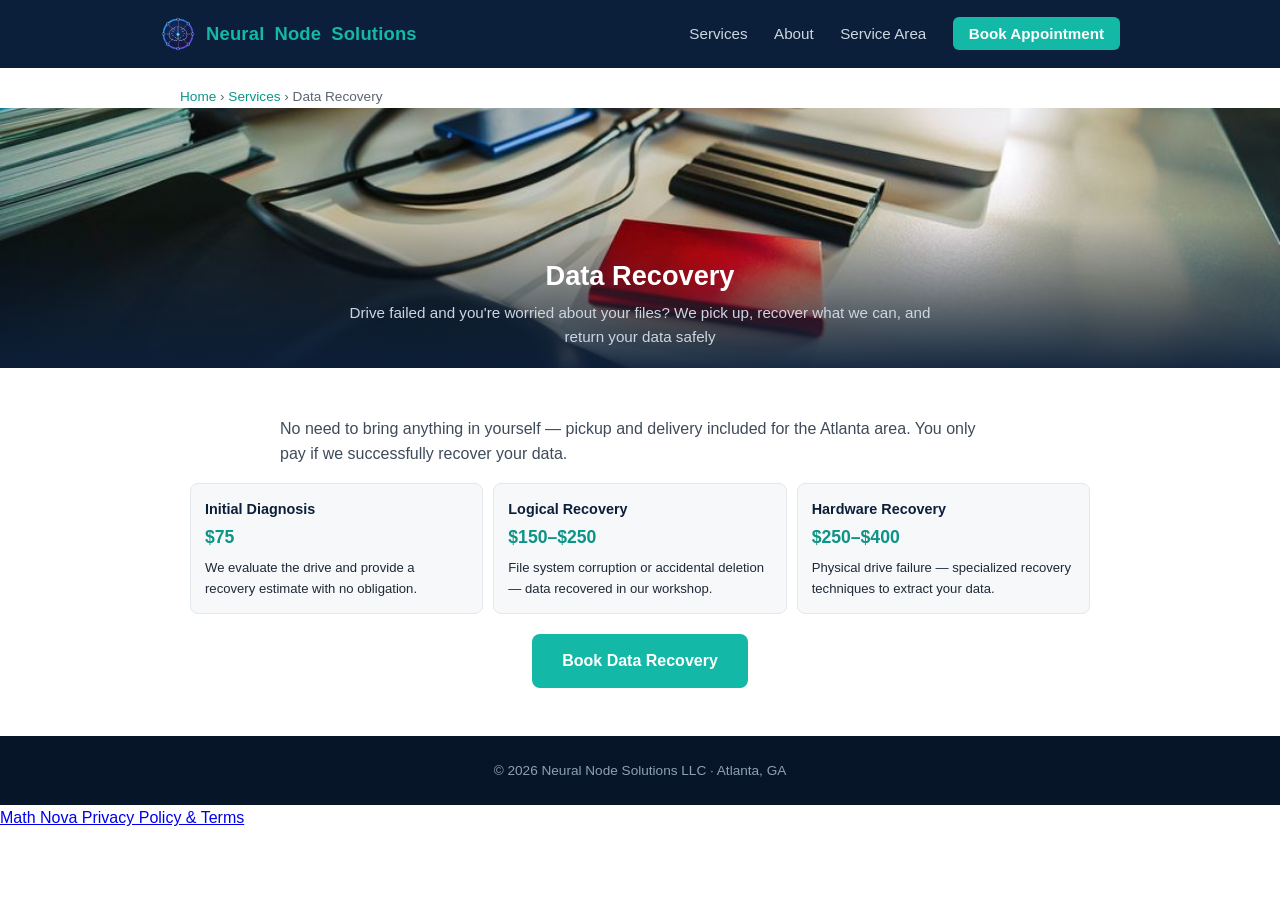
<file: data-recovery.html>
<!DOCTYPE html>
<html lang="en">
<head>
<meta charset="UTF-8">
<meta name="viewport" content="width=device-width, initial-scale=1.0">
<title>Data Recovery | Neural Node Solutions</title>
<link rel="icon" type="image/png" href="logo.png">
<meta name="description" content="Professional data recovery for failed drives — pay only if we recover your data. Atlanta pickup & delivery included.">
<link rel="stylesheet" href="css/styles.css">
</head>
<body>

<header>
  <div class="container nav">
    <a class="logo" href="index.html"><img src="logo.png" class="logo-img" alt="Neural Node Solutions logo"><span class="logo-word-1">Neural</span> <span class="logo-word-2">Node</span> <span class="logo-word-3">Solutions</span></a>
    <nav>
      <div class="nav-dropdown">
        <a href="index.html#services">Services</a>
        <div class="nav-dropdown-menu">
        <a href="repairs-troubleshooting.html">Repairs & Troubleshooting</a>
        <a href="wifi-network-setup.html">WiFi & Network Setup</a>
        <a href="managed-it-plans.html">Managed IT Plans</a>
        <a href="data-recovery.html">Data Recovery</a>
        <a href="website-design-hosting.html">Website Design & Hosting</a>
        </div>
      </div>
      <a href="index.html#about">About</a>
      <a href="index.html#service-area">Service Area</a>
      <a class="cta" href="index.html#book">Book Appointment</a>
    </nav>
  </div>
</header>

<div class="breadcrumb">
  <a href="index.html">Home</a> &rsaquo; <a href="index.html#services">Services</a> &rsaquo; Data Recovery
</div>
<div class="page-hero">
  <img src="images/data-recovery-hero.jpg" alt="External hard drives and storage devices" loading="eager">
  <div class="page-hero-caption">
    <h1>Data Recovery</h1>
    <p>Drive failed and you're worried about your files? We pick up, recover what we can, and return your data safely</p>
  </div>
</div>

<section class="page-section">
  <div class="container page-body">
    <p>No need to bring anything in yourself &mdash; pickup and delivery included for the Atlanta area. You only pay if we successfully recover your data.</p>
  </div>

  <div class="container">
    <div class="plan-grid" style="max-width:900px;margin:0 auto 20px;">
      <div class="plan">
        <div class="plan-name">Initial Diagnosis</div>
        <div class="plan-price">$75</div>
        <p>We evaluate the drive and provide a recovery estimate with no obligation.</p>
      </div>
      <div class="plan">
        <div class="plan-name">Logical Recovery</div>
        <div class="plan-price">$150&ndash;$250</div>
        <p>File system corruption or accidental deletion &mdash; data recovered in our workshop.</p>
      </div>
      <div class="plan">
        <div class="plan-name">Hardware Recovery</div>
        <div class="plan-price">$250&ndash;$400</div>
        <p>Physical drive failure &mdash; specialized recovery techniques to extract your data.</p>
      </div>
    </div>
  </div>

  <div class="container page-body">
    <div style="text-align:center;">
  <a class="btn" href="index.html#book">Book Data Recovery</a>
</div>
  </div>
</section>


<footer>
  <div class="container">
    <p>&copy; 2026 Neural Node Solutions LLC &middot; Atlanta, GA</p>
  </div>
</footer>

<p class="footer-links"><a href="mathnova-privacy.html">Math Nova Privacy Policy &amp; Terms</a></p>
</body>
</html>
</file>
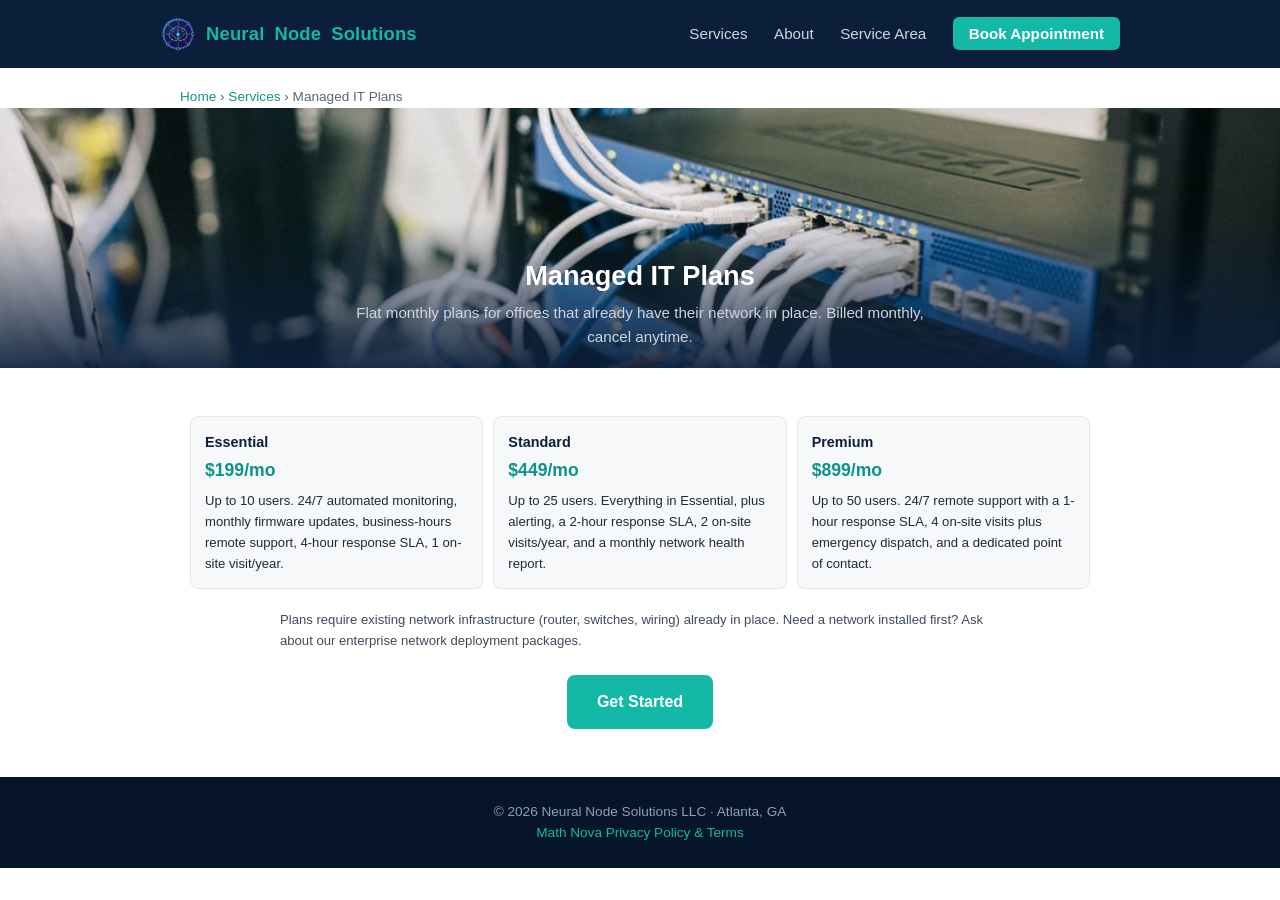
<file: managed-it-plans.html>
<!DOCTYPE html>
<html lang="en">
<head>
<meta charset="UTF-8">
<meta name="viewport" content="width=device-width, initial-scale=1.0">
<title>Managed IT Plans | Neural Node Solutions</title>
<link rel="icon" type="image/png" href="logo.png">
<meta name="description" content="Flat monthly managed IT plans with 24/7 monitoring and support for Atlanta small businesses.">
<link rel="stylesheet" href="css/styles.css">
</head>
<body>

<header>
  <div class="container nav">
    <a class="logo" href="index.html"><img src="logo.png" class="logo-img" alt="Neural Node Solutions logo"><span class="logo-word-1">Neural</span> <span class="logo-word-2">Node</span> <span class="logo-word-3">Solutions</span></a>
    <nav>
      <div class="nav-dropdown">
        <a href="index.html#services">Services</a>
        <div class="nav-dropdown-menu">
        <a href="repairs-troubleshooting.html">Repairs & Troubleshooting</a>
        <a href="wifi-network-setup.html">WiFi & Network Setup</a>
        <a href="managed-it-plans.html">Managed IT Plans</a>
        <a href="data-recovery.html">Data Recovery</a>
        <a href="website-design-hosting.html">Website Design & Hosting</a>
        </div>
      </div>
      <a href="index.html#about">About</a>
      <a href="index.html#service-area">Service Area</a>
      <a class="cta" href="index.html#book">Book Appointment</a>
    </nav>
  </div>
</header>

<div class="breadcrumb">
  <a href="index.html">Home</a> &rsaquo; <a href="index.html#services">Services</a> &rsaquo; Managed IT Plans
</div>
<div class="page-hero">
  <img src="images/managed-it-hero.jpg" alt="Technician managing server rack and network switches" loading="eager">
  <div class="page-hero-caption">
    <h1>Managed IT Plans</h1>
    <p>Flat monthly plans for offices that already have their network in place. Billed monthly, cancel anytime.</p>
  </div>
</div>

<section class="page-section">
  <div class="container">
    <div class="plan-grid" style="max-width:900px;margin:0 auto 20px;">
      <div class="plan">
        <div class="plan-name">Essential</div>
        <div class="plan-price">$199/mo</div>
        <p>Up to 10 users. 24/7 automated monitoring, monthly firmware updates, business-hours remote support, 4-hour response SLA, 1 on-site visit/year.</p>
      </div>
      <div class="plan">
        <div class="plan-name">Standard</div>
        <div class="plan-price">$449/mo</div>
        <p>Up to 25 users. Everything in Essential, plus alerting, a 2-hour response SLA, 2 on-site visits/year, and a monthly network health report.</p>
      </div>
      <div class="plan">
        <div class="plan-name">Premium</div>
        <div class="plan-price">$899/mo</div>
        <p>Up to 50 users. 24/7 remote support with a 1-hour response SLA, 4 on-site visits plus emergency dispatch, and a dedicated point of contact.</p>
      </div>
    </div>
  </div>

  <div class="container page-body">
    <p class="plan-note" style="margin-bottom:24px;">Plans require existing network infrastructure (router, switches, wiring) already in place. Need a network installed first? Ask about our enterprise network deployment packages.</p>
    <div style="text-align:center;">
  <a class="btn" href="index.html#book">Get Started</a>
</div>
  </div>
</section>


<footer>
  <div class="container">
    <p>&copy; 2026 Neural Node Solutions LLC &middot; Atlanta, GA</p>
    <p class="footer-links"><a href="mathnova-privacy.html">Math Nova Privacy Policy &amp; Terms</a></p>
  </div>
</footer>

</body>
</html>
</file>
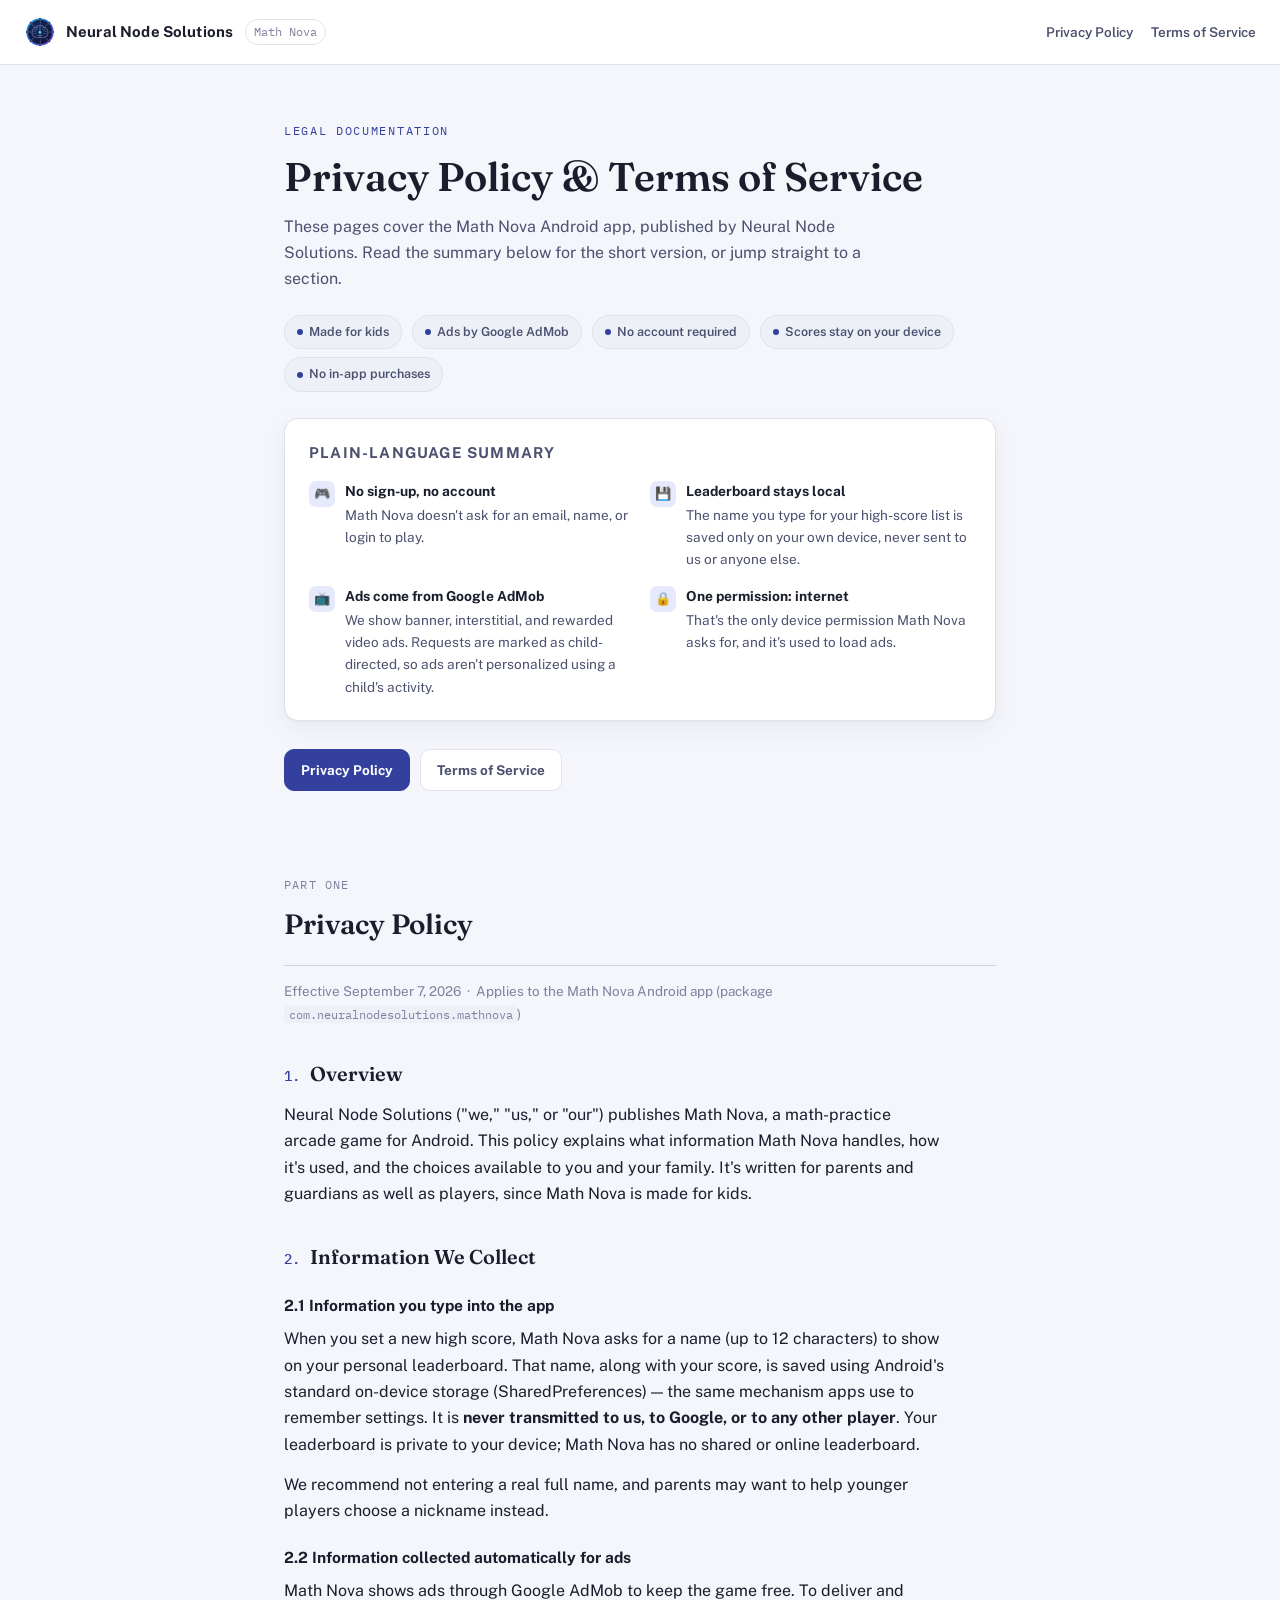
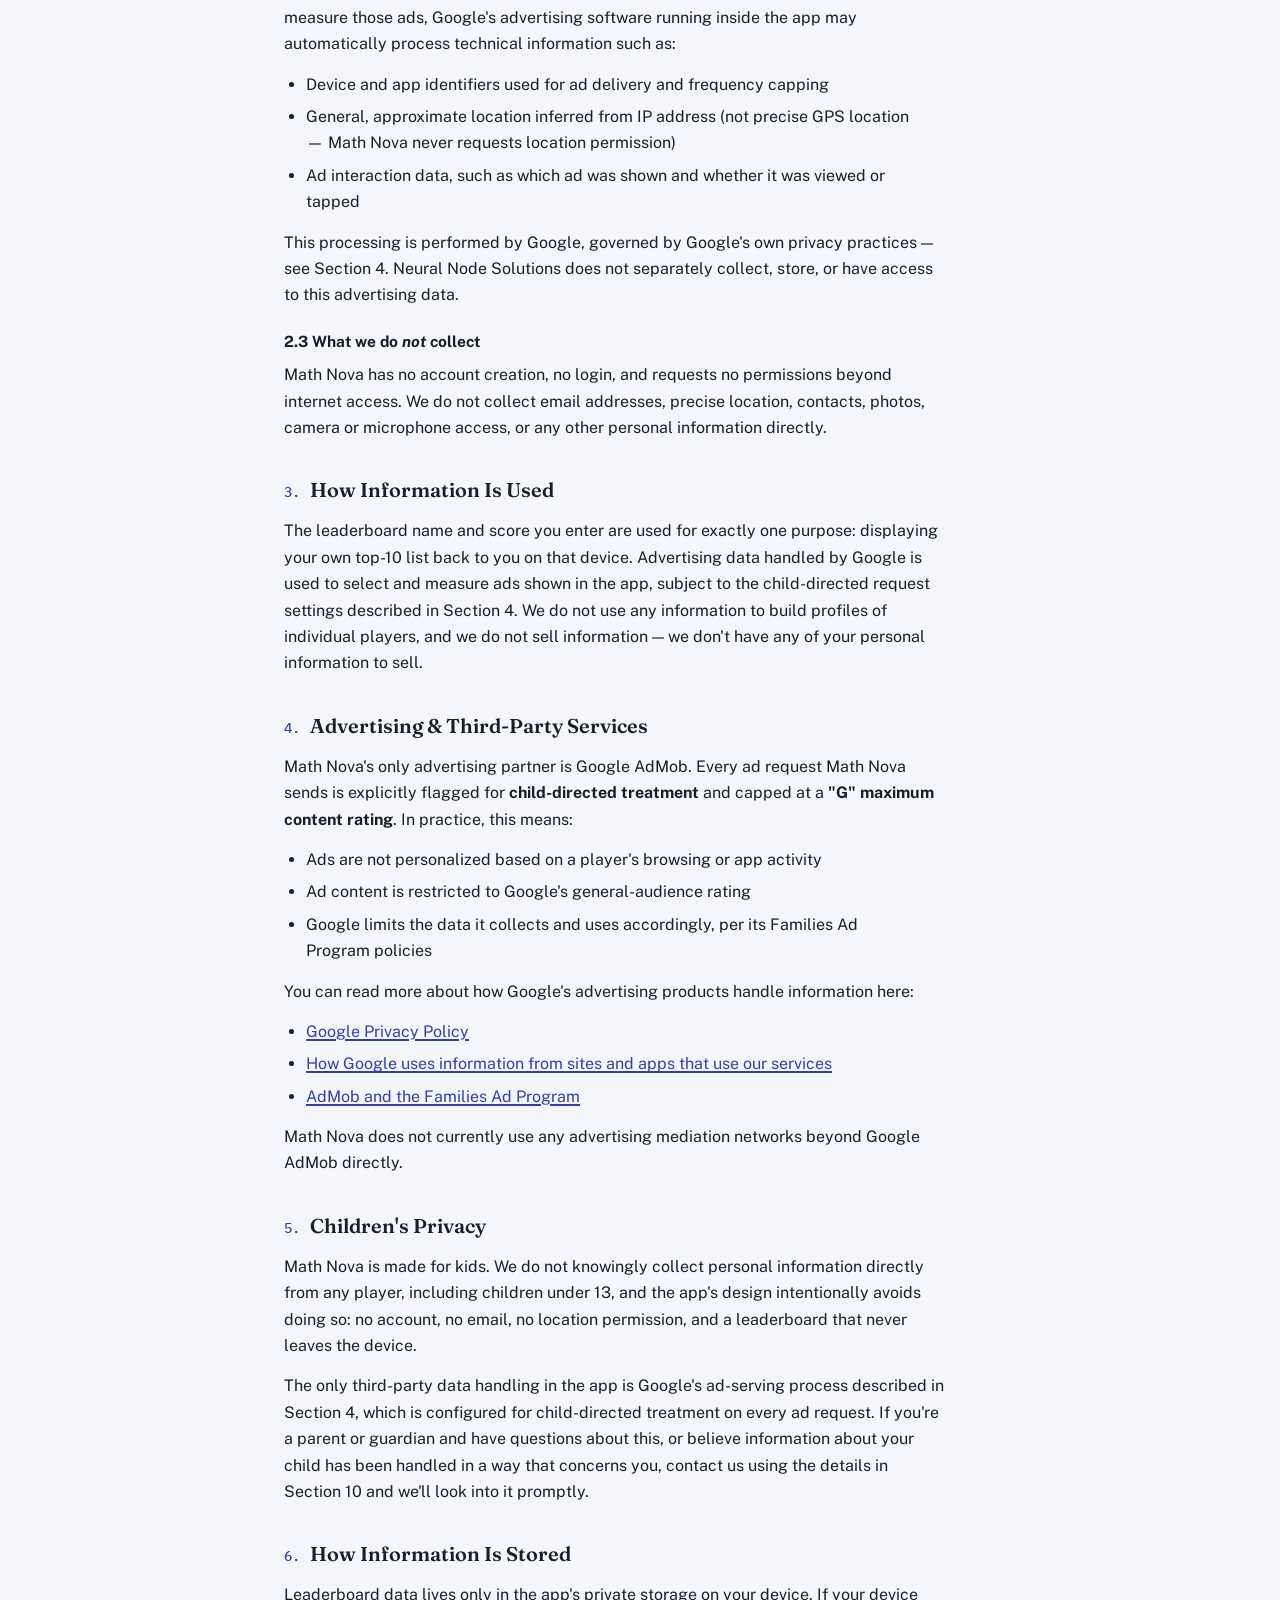
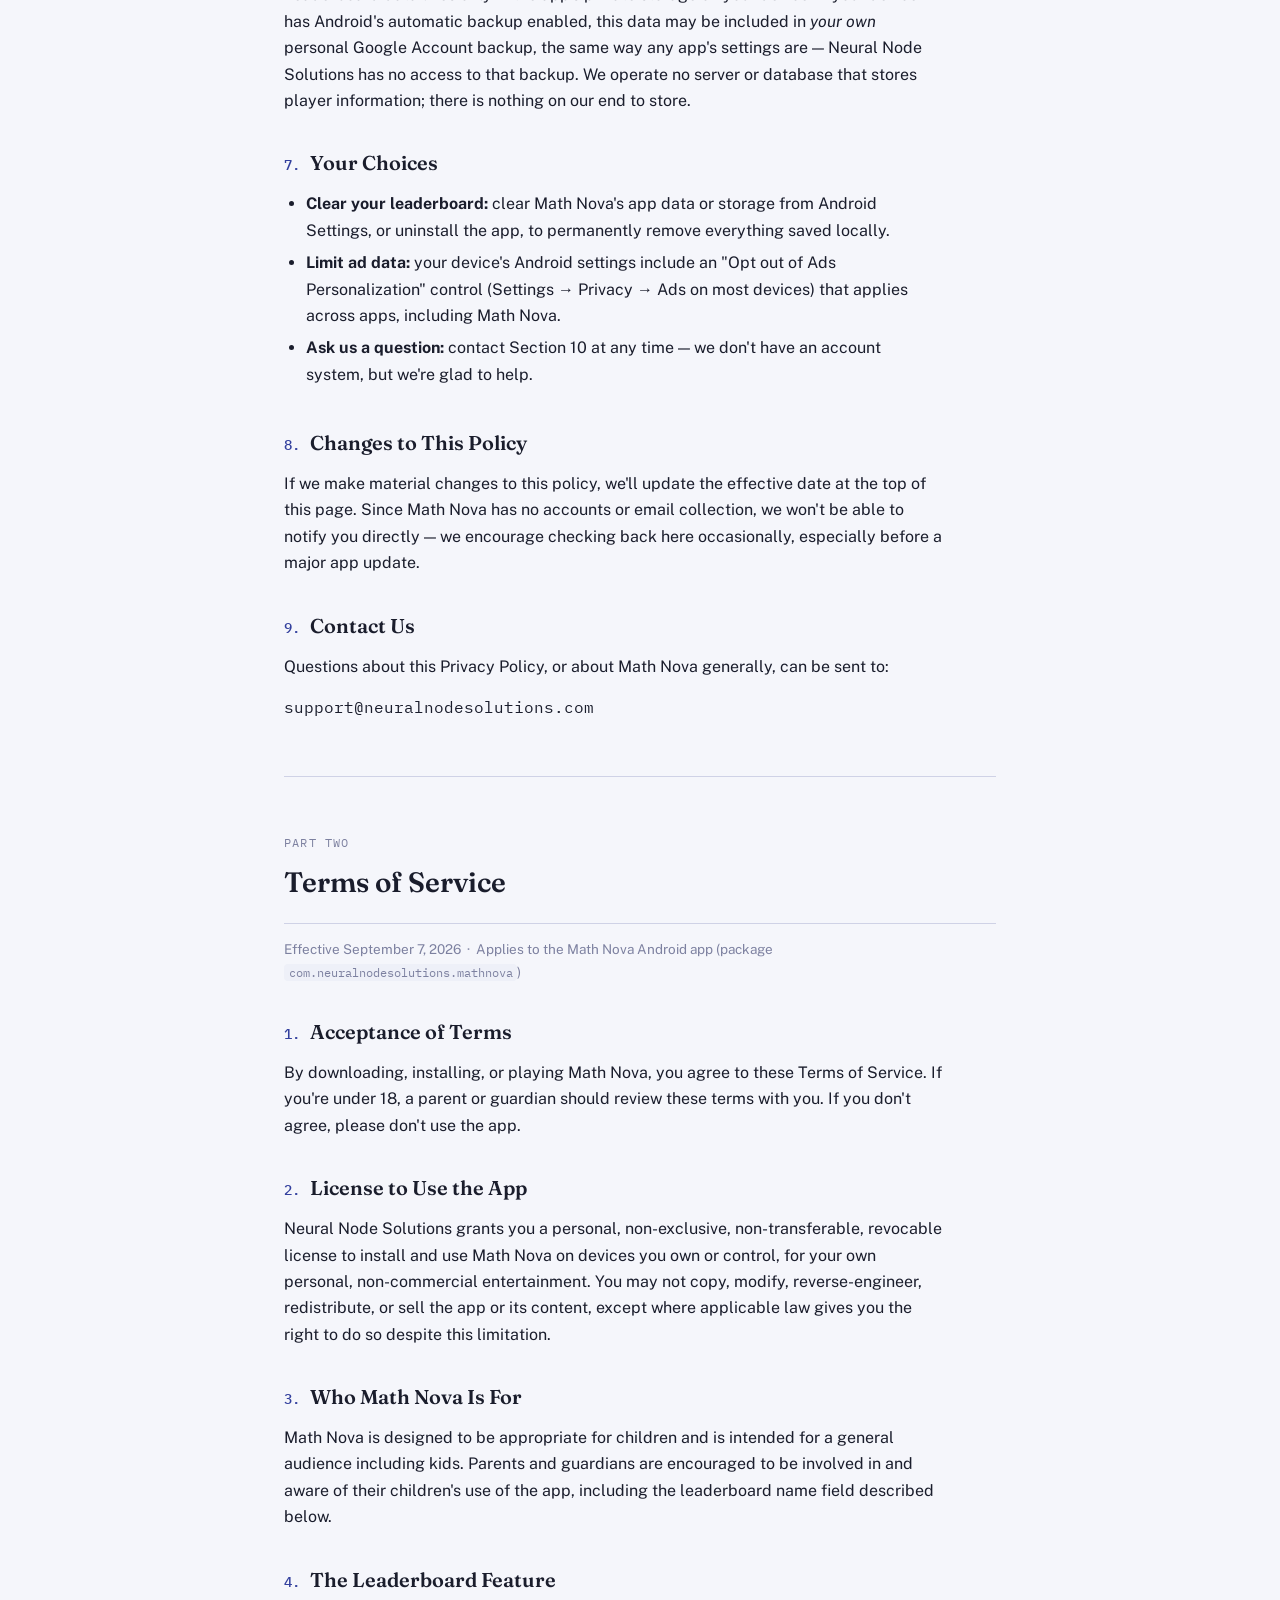
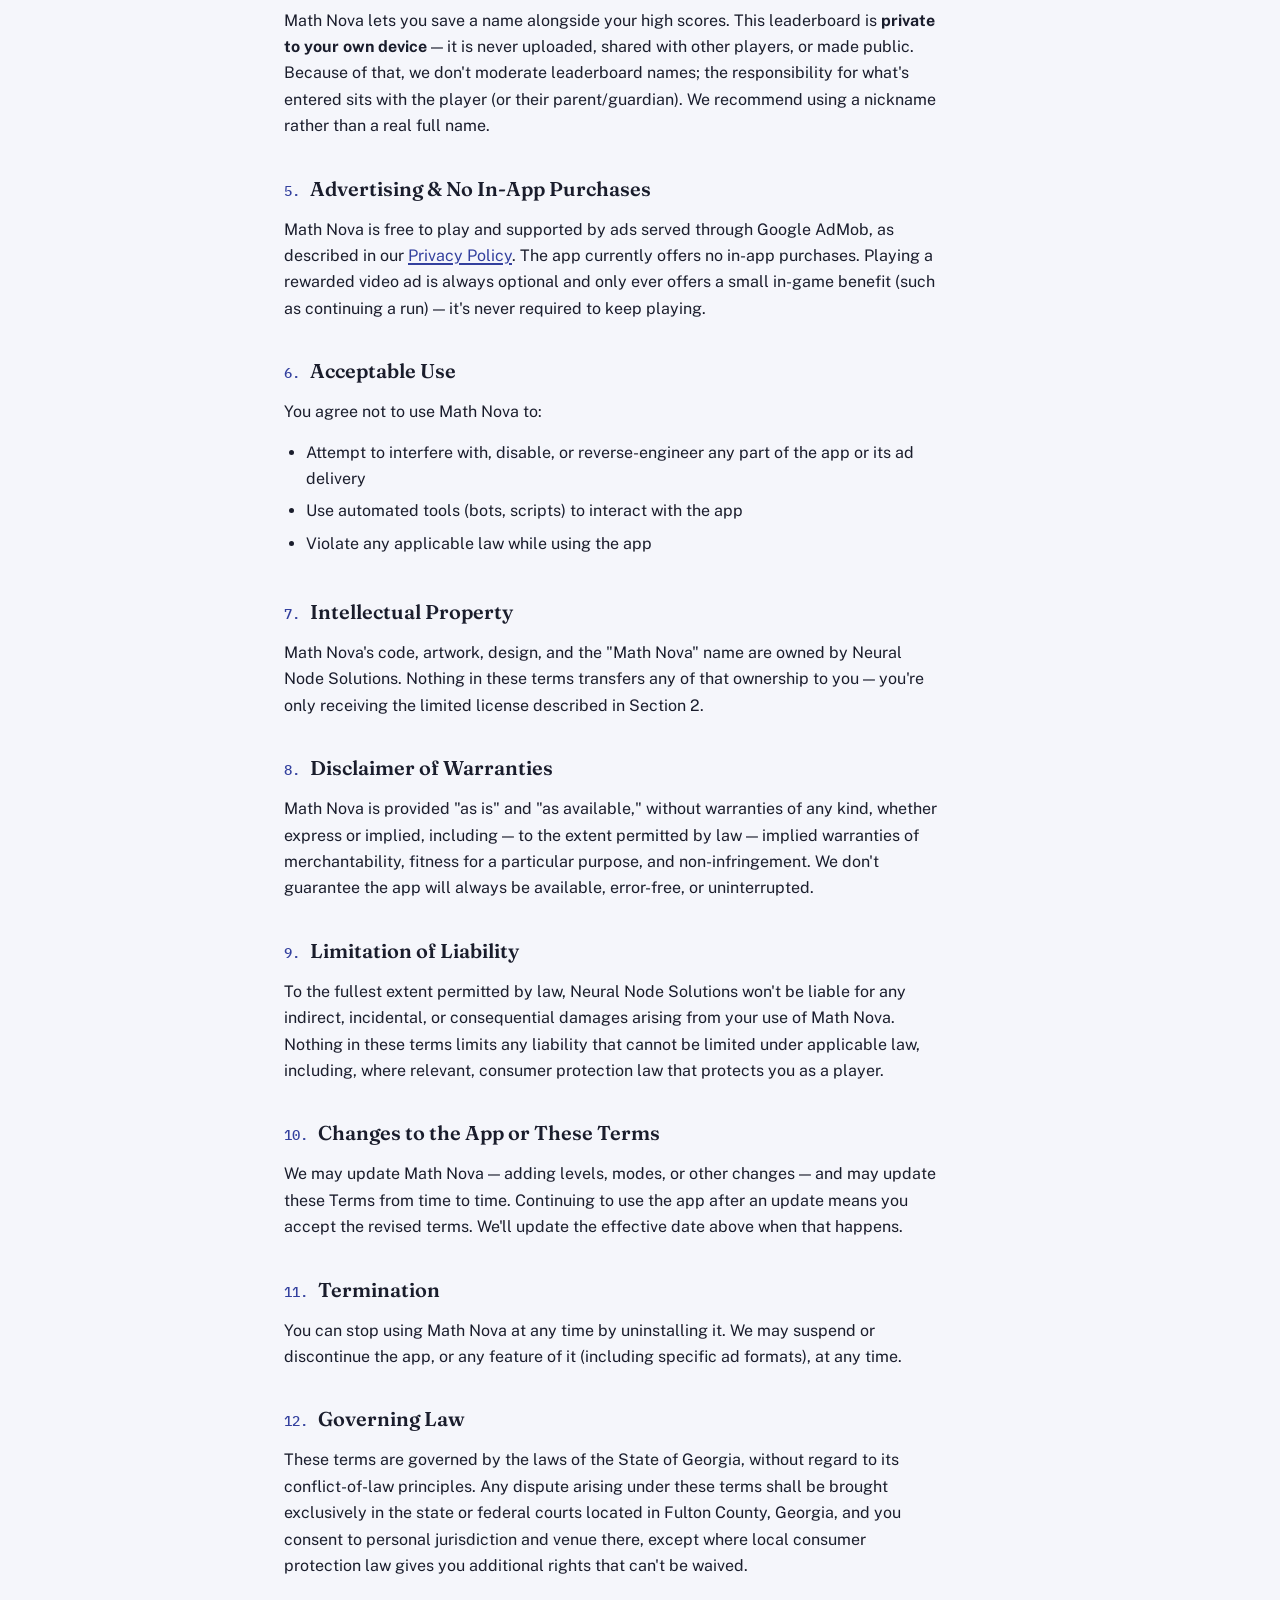
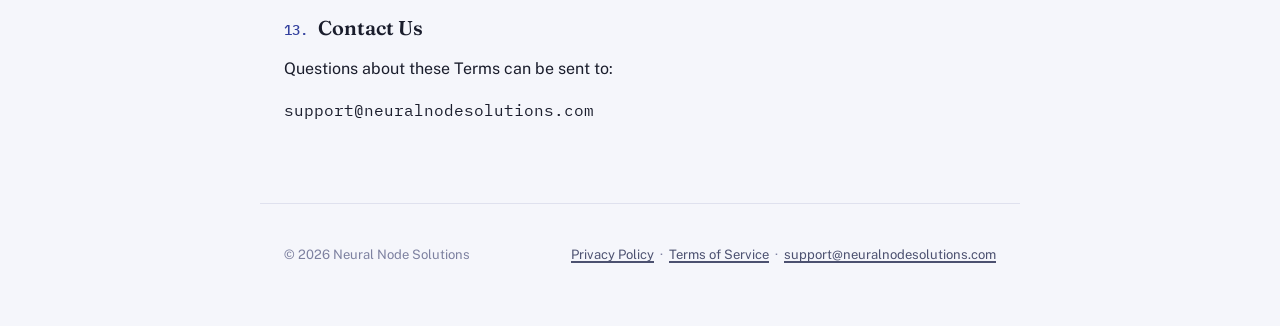
<file: mathnova-privacy.html>
<!DOCTYPE html>
<html lang="en">
<head>
<meta charset="UTF-8">
<meta name="viewport" content="width=device-width, initial-scale=1.0">
<title>Math Nova Legal | Neural Node Solutions</title>
<link rel="icon" type="image/png" href="logo.png">
<meta name="description" content="Privacy Policy and Terms of Service for the Math Nova Android app by Neural Node Solutions.">
<style>
  @import url('https://fonts.googleapis.com/css2?family=Fraunces:opsz,wght@9..144,400;9..144,500;9..144,600;9..144,700&family=Public+Sans:wght@400;500;600;700&family=IBM+Plex+Mono:wght@400;500&display=swap');

  :root {
    --bg: #f5f6fb;
    --surface: #ffffff;
    --surface-2: #eef0f8;
    --ink: #1a1d2c;
    --ink-soft: #4c5170;
    --ink-faint: #7d81a0;
    --accent: #33409e;
    --accent-ink: #ffffff;
    --accent-soft: #e6e8fb;
    --accent-soft-ink: #2b3480;
    --border: #dfe1ee;
    --rule: #cfd2e6;
    --code-bg: #eef0f8;
    --shadow: 0 1px 2px rgba(26, 29, 44, 0.04), 0 8px 24px rgba(26, 29, 44, 0.05);
  }

  @media (prefers-color-scheme: dark) {
    :root:not([data-theme="light"]) {
      --bg: #0e1020;
      --surface: #161a2e;
      --surface-2: #1d2138;
      --ink: #e9eaf6;
      --ink-soft: #b4b7d1;
      --ink-faint: #7f83a3;
      --accent: #9aabff;
      --accent-ink: #10142a;
      --accent-soft: #262c4d;
      --accent-soft-ink: #c3ccff;
      --border: #2a2f4d;
      --rule: #2a2f4d;
      --code-bg: #1d2138;
      --shadow: 0 1px 2px rgba(0, 0, 0, 0.2), 0 8px 28px rgba(0, 0, 0, 0.35);
    }
  }

  :root[data-theme="dark"] {
    --bg: #0e1020;
    --surface: #161a2e;
    --surface-2: #1d2138;
    --ink: #e9eaf6;
    --ink-soft: #b4b7d1;
    --ink-faint: #7f83a3;
    --accent: #9aabff;
    --accent-ink: #10142a;
    --accent-soft: #262c4d;
    --accent-soft-ink: #c3ccff;
    --border: #2a2f4d;
    --rule: #2a2f4d;
    --code-bg: #1d2138;
    --shadow: 0 1px 2px rgba(0, 0, 0, 0.2), 0 8px 28px rgba(0, 0, 0, 0.35);
  }

  * { box-sizing: border-box; }

  body {
    margin: 0;
    background: var(--bg);
    color: var(--ink);
    font-family: 'Public Sans', -apple-system, BlinkMacSystemFont, 'Segoe UI', sans-serif;
    font-size: 16px;
    line-height: 1.65;
    -webkit-font-smoothing: antialiased;
  }

  a { color: var(--accent); text-decoration-thickness: 1.5px; text-underline-offset: 2px; }
  a:focus-visible, button:focus-visible, summary:focus-visible {
    outline: 2px solid var(--accent);
    outline-offset: 2px;
    border-radius: 3px;
  }

  h1, h2, h3 {
    font-family: 'Fraunces', Georgia, serif;
    font-weight: 600;
    text-wrap: balance;
    color: var(--ink);
  }

  .mono {
    font-family: 'IBM Plex Mono', 'SFMono-Regular', Consolas, monospace;
  }

  /* ---- Top bar ---- */
  .topbar {
    display: flex;
    align-items: center;
    gap: 10px;
    padding: 16px 24px;
    border-bottom: 1px solid var(--border);
    background: var(--surface);
  }
  .topbar .mark {
    width: 32px; height: 32px;
    border-radius: 8px;
    flex: none;
    display: block;
  }
  .topbar .name {
    font-weight: 700;
    font-size: 15px;
    letter-spacing: 0.01em;
  }
  .topbar .tag {
    font-family: 'IBM Plex Mono', monospace;
    font-size: 11.5px;
    color: var(--ink-faint);
    padding: 3px 8px;
    border: 1px solid var(--border);
    border-radius: 999px;
    margin-left: 2px;
  }
  .topbar nav {
    margin-left: auto;
    display: flex;
    gap: 18px;
  }
  .topbar nav a {
    font-size: 13.5px;
    font-weight: 600;
    color: var(--ink-soft);
    text-decoration: none;
  }
  .topbar nav a:hover { color: var(--accent); }

  /* ---- Header block ---- */
  .doc-header {
    max-width: 760px;
    margin: 0 auto;
    padding: 56px 24px 28px;
  }
  .doc-header .eyebrow {
    font-family: 'IBM Plex Mono', monospace;
    font-size: 12px;
    text-transform: uppercase;
    letter-spacing: 0.14em;
    color: var(--accent);
    margin: 0 0 14px;
  }
  .doc-header h1 {
    font-size: clamp(28px, 4.4vw, 40px);
    line-height: 1.12;
    margin: 0 0 14px;
  }
  .doc-header .dek {
    color: var(--ink-soft);
    font-size: 16px;
    max-width: 62ch;
    margin: 0 0 22px;
  }
  .meta-row {
    display: flex;
    flex-wrap: wrap;
    gap: 8px 10px;
    margin-bottom: 26px;
  }
  .chip {
    display: inline-flex;
    align-items: center;
    gap: 6px;
    background: var(--surface-2);
    border: 1px solid var(--border);
    color: var(--ink-soft);
    font-size: 12.5px;
    font-weight: 600;
    padding: 6px 12px;
    border-radius: 999px;
  }
  .chip .dot { width: 6px; height: 6px; border-radius: 50%; background: var(--accent); flex: none; }

  .summary-box {
    background: var(--surface);
    border: 1px solid var(--border);
    border-radius: 14px;
    padding: 22px 24px;
    box-shadow: var(--shadow);
  }
  .summary-box h2 {
    font-size: 15px;
    text-transform: uppercase;
    letter-spacing: 0.08em;
    margin: 0 0 14px;
    color: var(--ink-soft);
    font-family: 'Public Sans', sans-serif;
    font-weight: 700;
  }
  .summary-grid {
    display: grid;
    grid-template-columns: repeat(auto-fit, minmax(210px, 1fr));
    gap: 14px 20px;
  }
  .summary-item { display: flex; gap: 10px; align-items: flex-start; }
  .summary-item .ico {
    flex: none;
    width: 26px; height: 26px;
    border-radius: 7px;
    background: var(--accent-soft);
    color: var(--accent-soft-ink);
    display: grid; place-items: center;
    font-size: 13px;
    margin-top: 1px;
  }
  .summary-item p { margin: 0; font-size: 13.6px; color: var(--ink-soft); }
  .summary-item strong { color: var(--ink); display: block; font-size: 13.8px; margin-bottom: 1px; }

  /* ---- Section nav pills ---- */
  .jumpnav {
    max-width: 760px;
    margin: 0 auto;
    padding: 0 24px 8px;
    display: flex;
    gap: 10px;
  }
  .jumpnav a {
    text-decoration: none;
    font-size: 13.5px;
    font-weight: 700;
    padding: 9px 16px;
    border-radius: 10px;
    border: 1px solid var(--border);
    color: var(--ink-soft);
    background: var(--surface);
  }
  .jumpnav a.is-primary { color: var(--accent-ink); background: var(--accent); border-color: var(--accent); }

  /* ---- Document body ---- */
  main { max-width: 760px; margin: 0 auto; padding: 20px 24px 80px; }

  .doc-part {
    padding-top: 44px;
    scroll-margin-top: 18px;
  }
  .doc-part > .part-label {
    font-family: 'IBM Plex Mono', monospace;
    font-size: 12px;
    letter-spacing: 0.1em;
    text-transform: uppercase;
    color: var(--ink-faint);
    margin-bottom: 6px;
  }
  .doc-part > h1 {
    font-size: 28px;
    margin: 0 0 6px;
    border-bottom: 1px solid var(--rule);
    padding-bottom: 18px;
  }
  .doc-part > .effective {
    color: var(--ink-faint);
    font-size: 13.5px;
    margin: 14px 0 0;
  }

  section.clause { padding-top: 32px; scroll-margin-top: 18px; }
  section.clause h2 {
    font-size: 20px;
    display: flex;
    align-items: baseline;
    gap: 10px;
    margin: 0 0 12px;
  }
  section.clause h2 .num {
    font-family: 'IBM Plex Mono', monospace;
    font-size: 14px;
    font-weight: 500;
    color: var(--accent);
  }
  section.clause h3 {
    font-size: 15.5px;
    margin: 20px 0 8px;
    font-family: 'Public Sans', sans-serif;
    font-weight: 700;
  }
  section.clause p { margin: 0 0 14px; color: var(--ink); max-width: 66ch; }
  section.clause ul, section.clause ol { margin: 0 0 14px; padding-left: 22px; max-width: 64ch; }
  section.clause li { margin-bottom: 6px; }
  section.clause p:last-child, section.clause ul:last-child { margin-bottom: 0; }

  code {
    font-family: 'IBM Plex Mono', monospace;
    font-size: 0.86em;
    background: var(--code-bg);
    padding: 0.1em 0.4em;
    border-radius: 4px;
  }

  .callout {
    background: var(--accent-soft);
    color: var(--accent-soft-ink);
    border-radius: 12px;
    padding: 16px 18px;
    font-size: 14px;
    margin: 16px 0;
    max-width: 64ch;
  }
  .callout strong { color: inherit; }

  hr.section-divider {
    border: none;
    border-top: 1px solid var(--rule);
    margin: 56px 0 0;
  }

  footer {
    max-width: 760px;
    margin: 0 auto;
    padding: 40px 24px 60px;
    border-top: 1px solid var(--border);
    color: var(--ink-faint);
    font-size: 13px;
    display: flex;
    flex-wrap: wrap;
    justify-content: space-between;
    gap: 12px;
  }
  footer a { color: var(--ink-soft); }

  @media (max-width: 560px) {
    .topbar nav { gap: 12px; }
    .jumpnav { flex-direction: column; }
    .jumpnav a { text-align: center; }
  }
</style>
</head>
<body>
<div class="topbar">
  <img class="mark" src="logo.png" alt="Neural Node Solutions logo" width="32" height="32" />
  <div class="name">Neural Node Solutions</div>
  <div class="tag">Math Nova</div>
  <nav>
    <a href="#privacy">Privacy Policy</a>
    <a href="#terms">Terms of Service</a>
  </nav>
</div>

<div class="doc-header">
  <p class="eyebrow">Legal documentation</p>
  <h1>Privacy Policy &amp; Terms of Service</h1>
  <p class="dek">These pages cover the Math Nova Android app, published by Neural Node Solutions. Read the summary below for the short version, or jump straight to a section.</p>

  <div class="meta-row">
    <span class="chip"><span class="dot"></span>Made for kids</span>
    <span class="chip"><span class="dot"></span>Ads by Google AdMob</span>
    <span class="chip"><span class="dot"></span>No account required</span>
    <span class="chip"><span class="dot"></span>Scores stay on your device</span>
    <span class="chip"><span class="dot"></span>No in-app purchases</span>
  </div>

  <div class="summary-box">
    <h2>Plain-language summary</h2>
    <div class="summary-grid">
      <div class="summary-item">
        <span class="ico">🎮</span>
        <p><strong>No sign-up, no account</strong>Math Nova doesn't ask for an email, name, or login to play.</p>
      </div>
      <div class="summary-item">
        <span class="ico">💾</span>
        <p><strong>Leaderboard stays local</strong>The name you type for your high-score list is saved only on your own device, never sent to us or anyone else.</p>
      </div>
      <div class="summary-item">
        <span class="ico">📺</span>
        <p><strong>Ads come from Google AdMob</strong>We show banner, interstitial, and rewarded video ads. Requests are marked as child-directed, so ads aren't personalized using a child's activity.</p>
      </div>
      <div class="summary-item">
        <span class="ico">🔒</span>
        <p><strong>One permission: internet</strong>That's the only device permission Math Nova asks for, and it's used to load ads.</p>
      </div>
    </div>
  </div>
</div>

<div class="jumpnav">
  <a href="#privacy" class="is-primary">Privacy Policy</a>
  <a href="#terms">Terms of Service</a>
</div>

<main>

  <!-- ============================= PRIVACY POLICY ============================= -->
  <article id="privacy" class="doc-part">
    <p class="part-label">Part One</p>
    <h1>Privacy Policy</h1>
    <p class="effective">Effective September 7, 2026 &nbsp;·&nbsp; Applies to the Math Nova Android app (package <code>com.neuralnodesolutions.mathnova</code>)</p>

    <section class="clause" id="privacy-1">
      <h2><span class="num">1.</span> Overview</h2>
      <p>Neural Node Solutions ("we," "us," or "our") publishes Math Nova, a math-practice arcade game for Android. This policy explains what information Math Nova handles, how it's used, and the choices available to you and your family. It's written for parents and guardians as well as players, since Math Nova is made for kids.</p>
    </section>

    <section class="clause" id="privacy-2">
      <h2><span class="num">2.</span> Information We Collect</h2>

      <h3>2.1 Information you type into the app</h3>
      <p>When you set a new high score, Math Nova asks for a name (up to 12 characters) to show on your personal leaderboard. That name, along with your score, is saved using Android's standard on-device storage (SharedPreferences) — the same mechanism apps use to remember settings. It is <strong>never transmitted to us, to Google, or to any other player</strong>. Your leaderboard is private to your device; Math Nova has no shared or online leaderboard.</p>
      <p>We recommend not entering a real full name, and parents may want to help younger players choose a nickname instead.</p>

      <h3>2.2 Information collected automatically for ads</h3>
      <p>Math Nova shows ads through Google AdMob to keep the game free. To deliver and measure those ads, Google's advertising software running inside the app may automatically process technical information such as:</p>
      <ul>
        <li>Device and app identifiers used for ad delivery and frequency capping</li>
        <li>General, approximate location inferred from IP address (not precise GPS location — Math Nova never requests location permission)</li>
        <li>Ad interaction data, such as which ad was shown and whether it was viewed or tapped</li>
      </ul>
      <p>This processing is performed by Google, governed by Google's own privacy practices — see Section 4. Neural Node Solutions does not separately collect, store, or have access to this advertising data.</p>

      <h3>2.3 What we do <em>not</em> collect</h3>
      <p>Math Nova has no account creation, no login, and requests no permissions beyond internet access. We do not collect email addresses, precise location, contacts, photos, camera or microphone access, or any other personal information directly.</p>
    </section>

    <section class="clause" id="privacy-3">
      <h2><span class="num">3.</span> How Information Is Used</h2>
      <p>The leaderboard name and score you enter are used for exactly one purpose: displaying your own top-10 list back to you on that device. Advertising data handled by Google is used to select and measure ads shown in the app, subject to the child-directed request settings described in Section 4. We do not use any information to build profiles of individual players, and we do not sell information — we don't have any of your personal information to sell.</p>
    </section>

    <section class="clause" id="privacy-4">
      <h2><span class="num">4.</span> Advertising &amp; Third-Party Services</h2>
      <p>Math Nova's only advertising partner is Google AdMob. Every ad request Math Nova sends is explicitly flagged for <strong>child-directed treatment</strong> and capped at a <strong>"G" maximum content rating</strong>. In practice, this means:</p>
      <ul>
        <li>Ads are not personalized based on a player's browsing or app activity</li>
        <li>Ad content is restricted to Google's general-audience rating</li>
        <li>Google limits the data it collects and uses accordingly, per its Families Ad Program policies</li>
      </ul>
      <p>You can read more about how Google's advertising products handle information here:</p>
      <ul>
        <li><a href="https://policies.google.com/privacy" target="_blank" rel="noopener">Google Privacy Policy</a></li>
        <li><a href="https://policies.google.com/technologies/partner-sites" target="_blank" rel="noopener">How Google uses information from sites and apps that use our services</a></li>
        <li><a href="https://support.google.com/admob/answer/6223431" target="_blank" rel="noopener">AdMob and the Families Ad Program</a></li>
      </ul>
      <p>Math Nova does not currently use any advertising mediation networks beyond Google AdMob directly.</p>
    </section>

    <section class="clause" id="privacy-5">
      <h2><span class="num">5.</span> Children's Privacy</h2>
      <p>Math Nova is made for kids. We do not knowingly collect personal information directly from any player, including children under 13, and the app's design intentionally avoids doing so: no account, no email, no location permission, and a leaderboard that never leaves the device.</p>
      <p>The only third-party data handling in the app is Google's ad-serving process described in Section 4, which is configured for child-directed treatment on every ad request. If you're a parent or guardian and have questions about this, or believe information about your child has been handled in a way that concerns you, contact us using the details in Section 10 and we'll look into it promptly.</p>
    </section>

    <section class="clause" id="privacy-6">
      <h2><span class="num">6.</span> How Information Is Stored</h2>
      <p>Leaderboard data lives only in the app's private storage on your device. If your device has Android's automatic backup enabled, this data may be included in <em>your own</em> personal Google Account backup, the same way any app's settings are — Neural Node Solutions has no access to that backup. We operate no server or database that stores player information; there is nothing on our end to store.</p>
    </section>

    <section class="clause" id="privacy-7">
      <h2><span class="num">7.</span> Your Choices</h2>
      <ul>
        <li><strong>Clear your leaderboard:</strong> clear Math Nova's app data or storage from Android Settings, or uninstall the app, to permanently remove everything saved locally.</li>
        <li><strong>Limit ad data:</strong> your device's Android settings include an "Opt out of Ads Personalization" control (Settings → Privacy → Ads on most devices) that applies across apps, including Math Nova.</li>
        <li><strong>Ask us a question:</strong> contact Section 10 at any time — we don't have an account system, but we're glad to help.</li>
      </ul>
    </section>

    <section class="clause" id="privacy-8">
      <h2><span class="num">8.</span> Changes to This Policy</h2>
      <p>If we make material changes to this policy, we'll update the effective date at the top of this page. Since Math Nova has no accounts or email collection, we won't be able to notify you directly — we encourage checking back here occasionally, especially before a major app update.</p>
    </section>

    <section class="clause" id="privacy-9">
      <h2><span class="num">9.</span> Contact Us</h2>
      <p>Questions about this Privacy Policy, or about Math Nova generally, can be sent to:</p>
      <p class="mono">support@neuralnodesolutions.com</p>
    </section>
  </article>

  <hr class="section-divider" />

  <!-- ============================= TERMS OF SERVICE ============================= -->
  <article id="terms" class="doc-part">
    <p class="part-label">Part Two</p>
    <h1>Terms of Service</h1>
    <p class="effective">Effective September 7, 2026 &nbsp;·&nbsp; Applies to the Math Nova Android app (package <code>com.neuralnodesolutions.mathnova</code>)</p>

    <section class="clause" id="terms-1">
      <h2><span class="num">1.</span> Acceptance of Terms</h2>
      <p>By downloading, installing, or playing Math Nova, you agree to these Terms of Service. If you're under 18, a parent or guardian should review these terms with you. If you don't agree, please don't use the app.</p>
    </section>

    <section class="clause" id="terms-2">
      <h2><span class="num">2.</span> License to Use the App</h2>
      <p>Neural Node Solutions grants you a personal, non-exclusive, non-transferable, revocable license to install and use Math Nova on devices you own or control, for your own personal, non-commercial entertainment. You may not copy, modify, reverse-engineer, redistribute, or sell the app or its content, except where applicable law gives you the right to do so despite this limitation.</p>
    </section>

    <section class="clause" id="terms-3">
      <h2><span class="num">3.</span> Who Math Nova Is For</h2>
      <p>Math Nova is designed to be appropriate for children and is intended for a general audience including kids. Parents and guardians are encouraged to be involved in and aware of their children's use of the app, including the leaderboard name field described below.</p>
    </section>

    <section class="clause" id="terms-4">
      <h2><span class="num">4.</span> The Leaderboard Feature</h2>
      <p>Math Nova lets you save a name alongside your high scores. This leaderboard is <strong>private to your own device</strong> — it is never uploaded, shared with other players, or made public. Because of that, we don't moderate leaderboard names; the responsibility for what's entered sits with the player (or their parent/guardian). We recommend using a nickname rather than a real full name.</p>
    </section>

    <section class="clause" id="terms-5">
      <h2><span class="num">5.</span> Advertising &amp; No In-App Purchases</h2>
      <p>Math Nova is free to play and supported by ads served through Google AdMob, as described in our <a href="#privacy-4">Privacy Policy</a>. The app currently offers no in-app purchases. Playing a rewarded video ad is always optional and only ever offers a small in-game benefit (such as continuing a run) — it's never required to keep playing.</p>
    </section>

    <section class="clause" id="terms-6">
      <h2><span class="num">6.</span> Acceptable Use</h2>
      <p>You agree not to use Math Nova to:</p>
      <ul>
        <li>Attempt to interfere with, disable, or reverse-engineer any part of the app or its ad delivery</li>
        <li>Use automated tools (bots, scripts) to interact with the app</li>
        <li>Violate any applicable law while using the app</li>
      </ul>
    </section>

    <section class="clause" id="terms-7">
      <h2><span class="num">7.</span> Intellectual Property</h2>
      <p>Math Nova's code, artwork, design, and the "Math Nova" name are owned by Neural Node Solutions. Nothing in these terms transfers any of that ownership to you — you're only receiving the limited license described in Section 2.</p>
    </section>

    <section class="clause" id="terms-8">
      <h2><span class="num">8.</span> Disclaimer of Warranties</h2>
      <p>Math Nova is provided "as is" and "as available," without warranties of any kind, whether express or implied, including — to the extent permitted by law — implied warranties of merchantability, fitness for a particular purpose, and non-infringement. We don't guarantee the app will always be available, error-free, or uninterrupted.</p>
    </section>

    <section class="clause" id="terms-9">
      <h2><span class="num">9.</span> Limitation of Liability</h2>
      <p>To the fullest extent permitted by law, Neural Node Solutions won't be liable for any indirect, incidental, or consequential damages arising from your use of Math Nova. Nothing in these terms limits any liability that cannot be limited under applicable law, including, where relevant, consumer protection law that protects you as a player.</p>
    </section>

    <section class="clause" id="terms-10">
      <h2><span class="num">10.</span> Changes to the App or These Terms</h2>
      <p>We may update Math Nova — adding levels, modes, or other changes — and may update these Terms from time to time. Continuing to use the app after an update means you accept the revised terms. We'll update the effective date above when that happens.</p>
    </section>

    <section class="clause" id="terms-11">
      <h2><span class="num">11.</span> Termination</h2>
      <p>You can stop using Math Nova at any time by uninstalling it. We may suspend or discontinue the app, or any feature of it (including specific ad formats), at any time.</p>
    </section>

    <section class="clause" id="terms-12">
      <h2><span class="num">12.</span> Governing Law</h2>
      <p>These terms are governed by the laws of the State of Georgia, without regard to its conflict-of-law principles. Any dispute arising under these terms shall be brought exclusively in the state or federal courts located in Fulton County, Georgia, and you consent to personal jurisdiction and venue there, except where local consumer protection law gives you additional rights that can't be waived.</p>
    </section>

    <section class="clause" id="terms-13">
      <h2><span class="num">13.</span> Contact Us</h2>
      <p>Questions about these Terms can be sent to:</p>
      <p class="mono">support@neuralnodesolutions.com</p>
    </section>
  </article>

</main>

<footer>
  <span>© 2026 Neural Node Solutions</span>
  <span><a href="#privacy">Privacy Policy</a> &nbsp;·&nbsp; <a href="#terms">Terms of Service</a> &nbsp;·&nbsp; <a href="mailto:support@neuralnodesolutions.com">support@neuralnodesolutions.com</a></span>
</footer>

</body>
</html>
</file>
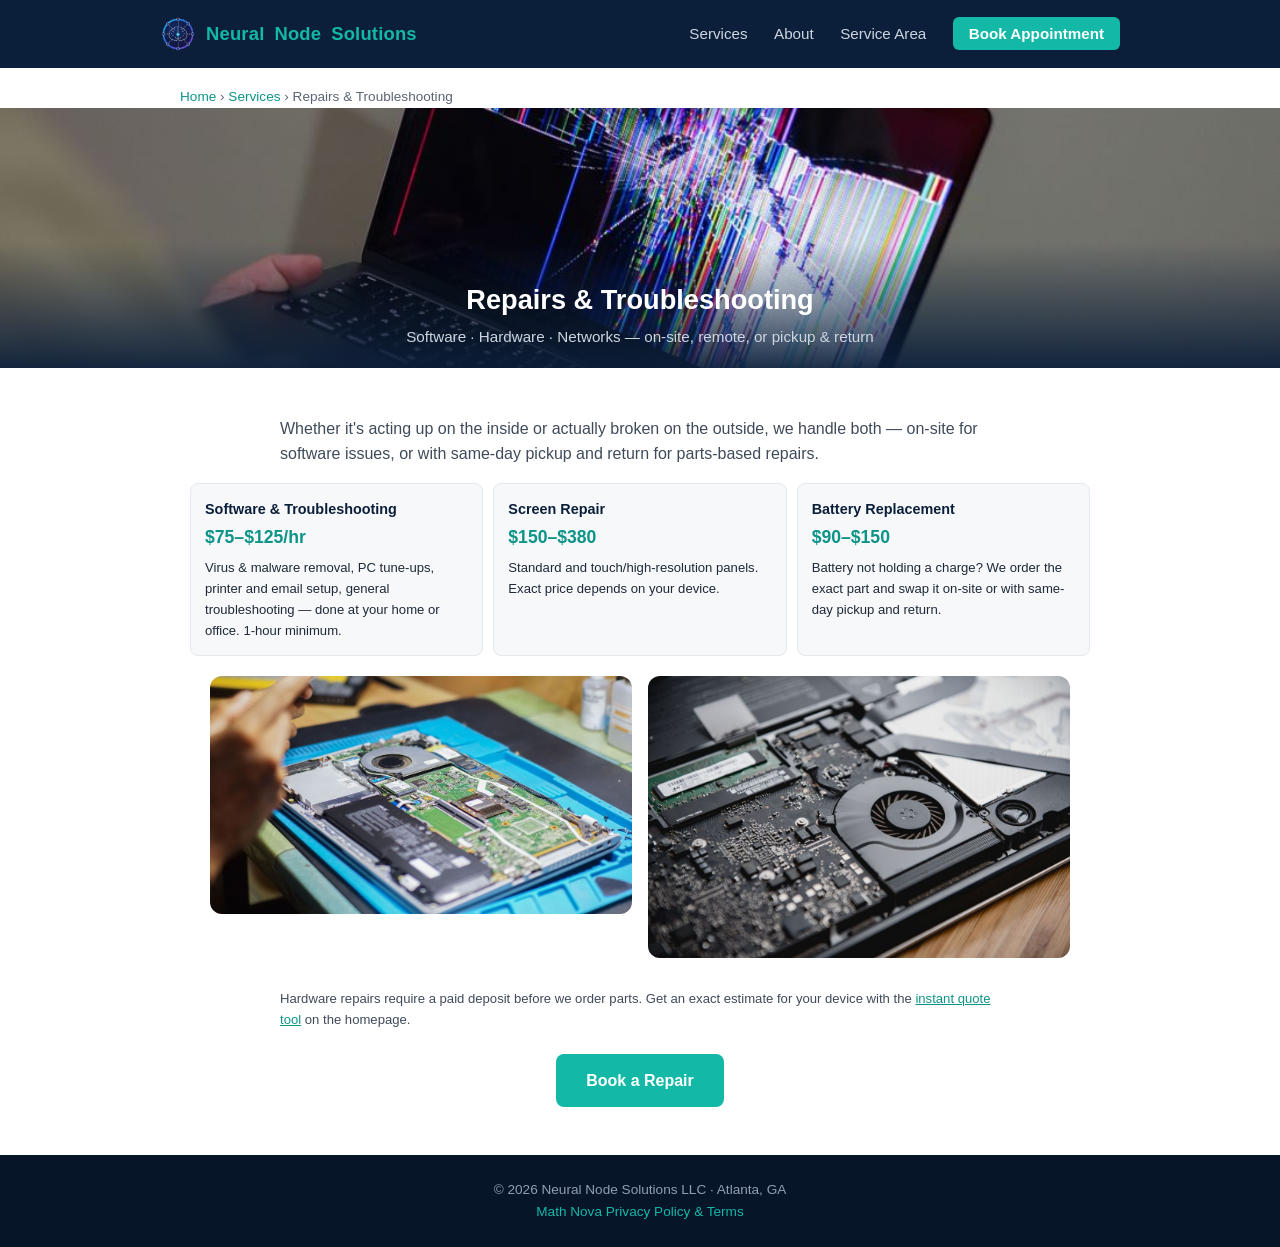
<file: repairs-troubleshooting.html>
<!DOCTYPE html>
<html lang="en">
<head>
<meta charset="UTF-8">
<meta name="viewport" content="width=device-width, initial-scale=1.0">
<title>Repairs & Troubleshooting | Neural Node Solutions</title>
<link rel="icon" type="image/png" href="logo.png">
<meta name="description" content="Software, hardware, and network repairs for Atlanta homes and businesses. On-site, remote, or pickup & return.">
<link rel="stylesheet" href="css/styles.css">
</head>
<body>

<header>
  <div class="container nav">
    <a class="logo" href="index.html"><img src="logo.png" class="logo-img" alt="Neural Node Solutions logo"><span class="logo-word-1">Neural</span> <span class="logo-word-2">Node</span> <span class="logo-word-3">Solutions</span></a>
    <nav>
      <div class="nav-dropdown">
        <a href="index.html#services">Services</a>
        <div class="nav-dropdown-menu">
        <a href="repairs-troubleshooting.html">Repairs & Troubleshooting</a>
        <a href="wifi-network-setup.html">WiFi & Network Setup</a>
        <a href="managed-it-plans.html">Managed IT Plans</a>
        <a href="data-recovery.html">Data Recovery</a>
        <a href="website-design-hosting.html">Website Design & Hosting</a>
        </div>
      </div>
      <a href="index.html#about">About</a>
      <a href="index.html#service-area">Service Area</a>
      <a class="cta" href="index.html#book">Book Appointment</a>
    </nav>
  </div>
</header>

<div class="breadcrumb">
  <a href="index.html">Home</a> &rsaquo; <a href="index.html#services">Services</a> &rsaquo; Repairs & Troubleshooting
</div>
<div class="page-hero">
  <img src="images/repairs-troubleshooting-hero.jpg" alt="Cracked laptop screen being assessed for repair" loading="eager">
  <div class="page-hero-caption">
    <h1>Repairs &amp; Troubleshooting</h1>
    <p>Software &middot; Hardware &middot; Networks &mdash; on-site, remote, or pickup &amp; return</p>
  </div>
</div>

<section class="page-section">
  <div class="container page-body">
    <p>Whether it's acting up on the inside or actually broken on the outside, we handle both &mdash; on-site for software issues, or with same-day pickup and return for parts-based repairs.</p>
  </div>

  <div class="container">
    <div class="plan-grid" style="max-width:900px;margin:0 auto 20px;">
      <div class="plan">
        <div class="plan-name">Software &amp; Troubleshooting</div>
        <div class="plan-price">$75&ndash;$125/hr</div>
        <p>Virus &amp; malware removal, PC tune-ups, printer and email setup, general troubleshooting &mdash; done at your home or office. 1-hour minimum.</p>
      </div>
      <div class="plan">
        <div class="plan-name">Screen Repair</div>
        <div class="plan-price">$150&ndash;$380</div>
        <p>Standard and touch/high-resolution panels. Exact price depends on your device.</p>
      </div>
      <div class="plan">
        <div class="plan-name">Battery Replacement</div>
        <div class="plan-price">$90&ndash;$150</div>
        <p>Battery not holding a charge? We order the exact part and swap it on-site or with same-day pickup and return.</p>
      </div>
    </div>
  </div>

  <div class="container" style="max-width:900px;margin:0 auto 30px;display:grid;grid-template-columns:1fr 1fr;gap:16px;">
    <img src="images/repairs-detail-1.jpg" alt="Laptop hardware repair close-up" style="width:100%;border-radius:12px;" loading="lazy">
    <img src="images/repairs-detail-2.jpg" alt="Laptop internals during repair" style="width:100%;border-radius:12px;" loading="lazy">
  </div>

  <div class="container page-body">
    <p class="plan-note" style="margin-bottom:24px;">Hardware repairs require a paid deposit before we order parts. Get an exact estimate for your device with the <a href="index.html#quote" style="color:#0d9488;">instant quote tool</a> on the homepage.</p>
    <div style="text-align:center;">
  <a class="btn" href="index.html#book">Book a Repair</a>
</div>
  </div>
</section>


<footer>
  <div class="container">
    <p>&copy; 2026 Neural Node Solutions LLC &middot; Atlanta, GA</p>
    <p class="footer-links"><a href="mathnova-privacy.html">Math Nova Privacy Policy &amp; Terms</a></p>
  </div>
</footer>

</body>
</html>
</file>
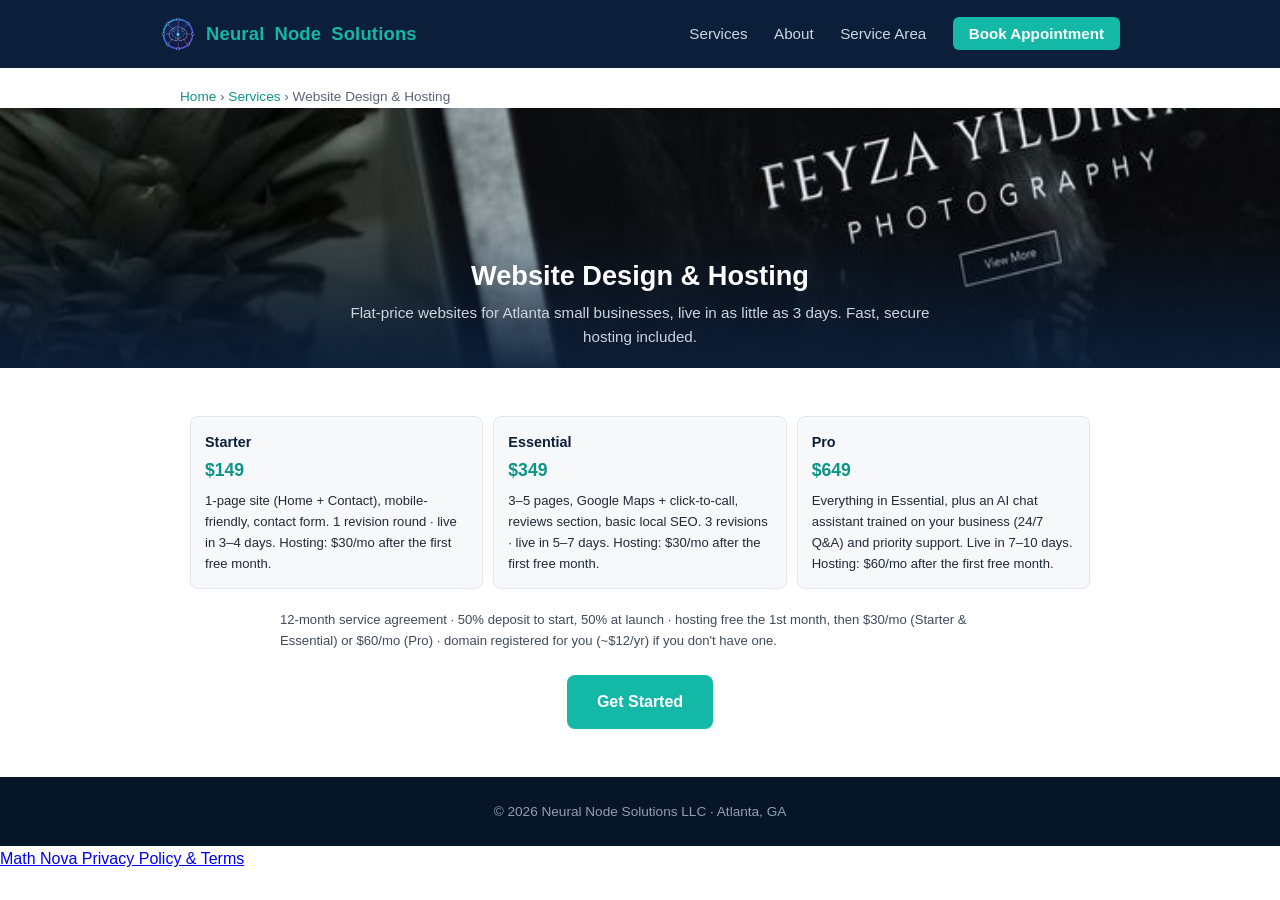
<file: website-design-hosting.html>
<!DOCTYPE html>
<html lang="en">
<head>
<meta charset="UTF-8">
<meta name="viewport" content="width=device-width, initial-scale=1.0">
<title>Website Design & Hosting | Neural Node Solutions</title>
<link rel="icon" type="image/png" href="logo.png">
<meta name="description" content="Flat-price websites for Atlanta small businesses, live in days. Fast, secure hosting included.">
<link rel="stylesheet" href="css/styles.css">
</head>
<body>

<header>
  <div class="container nav">
    <a class="logo" href="index.html"><img src="logo.png" class="logo-img" alt="Neural Node Solutions logo"><span class="logo-word-1">Neural</span> <span class="logo-word-2">Node</span> <span class="logo-word-3">Solutions</span></a>
    <nav>
      <div class="nav-dropdown">
        <a href="index.html#services">Services</a>
        <div class="nav-dropdown-menu">
        <a href="repairs-troubleshooting.html">Repairs & Troubleshooting</a>
        <a href="wifi-network-setup.html">WiFi & Network Setup</a>
        <a href="managed-it-plans.html">Managed IT Plans</a>
        <a href="data-recovery.html">Data Recovery</a>
        <a href="website-design-hosting.html">Website Design & Hosting</a>
        </div>
      </div>
      <a href="index.html#about">About</a>
      <a href="index.html#service-area">Service Area</a>
      <a class="cta" href="index.html#book">Book Appointment</a>
    </nav>
  </div>
</header>

<div class="breadcrumb">
  <a href="index.html">Home</a> &rsaquo; <a href="index.html#services">Services</a> &rsaquo; Website Design & Hosting
</div>
<div class="page-hero">
  <img src="images/website-design-hero.jpg" alt="Laptop displaying a custom-designed website" loading="eager">
  <div class="page-hero-caption">
    <h1>Website Design &amp; Hosting</h1>
    <p>Flat-price websites for Atlanta small businesses, live in as little as 3 days. Fast, secure hosting included.</p>
  </div>
</div>

<section class="page-section">
  <div class="container">
    <div class="plan-grid" style="max-width:900px;margin:0 auto 20px;">
      <div class="plan">
        <div class="plan-name">Starter</div>
        <div class="plan-price">$149</div>
        <p>1-page site (Home + Contact), mobile-friendly, contact form. 1 revision round &middot; live in 3&ndash;4 days. Hosting: $30/mo after the first free month.</p>
      </div>
      <div class="plan">
        <div class="plan-name">Essential</div>
        <div class="plan-price">$349</div>
        <p>3&ndash;5 pages, Google Maps + click-to-call, reviews section, basic local SEO. 3 revisions &middot; live in 5&ndash;7 days. Hosting: $30/mo after the first free month.</p>
      </div>
      <div class="plan">
        <div class="plan-name">Pro</div>
        <div class="plan-price">$649</div>
        <p>Everything in Essential, plus an AI chat assistant trained on your business (24/7 Q&amp;A) and priority support. Live in 7&ndash;10 days. Hosting: $60/mo after the first free month.</p>
      </div>
    </div>
  </div>

  <div class="container page-body">
    <p class="plan-note" style="margin-bottom:24px;">12-month service agreement &middot; 50% deposit to start, 50% at launch &middot; hosting free the 1st month, then $30/mo (Starter &amp; Essential) or $60/mo (Pro) &middot; domain registered for you (~$12/yr) if you don't have one.</p>
    <div style="text-align:center;">
  <a class="btn" href="index.html#book">Get Started</a>
</div>
  </div>
</section>


<footer>
  <div class="container">
    <p>&copy; 2026 Neural Node Solutions LLC &middot; Atlanta, GA</p>
  </div>
</footer>

<p class="footer-links"><a href="mathnova-privacy.html">Math Nova Privacy Policy &amp; Terms</a></p>
</body>
</html>
</file>
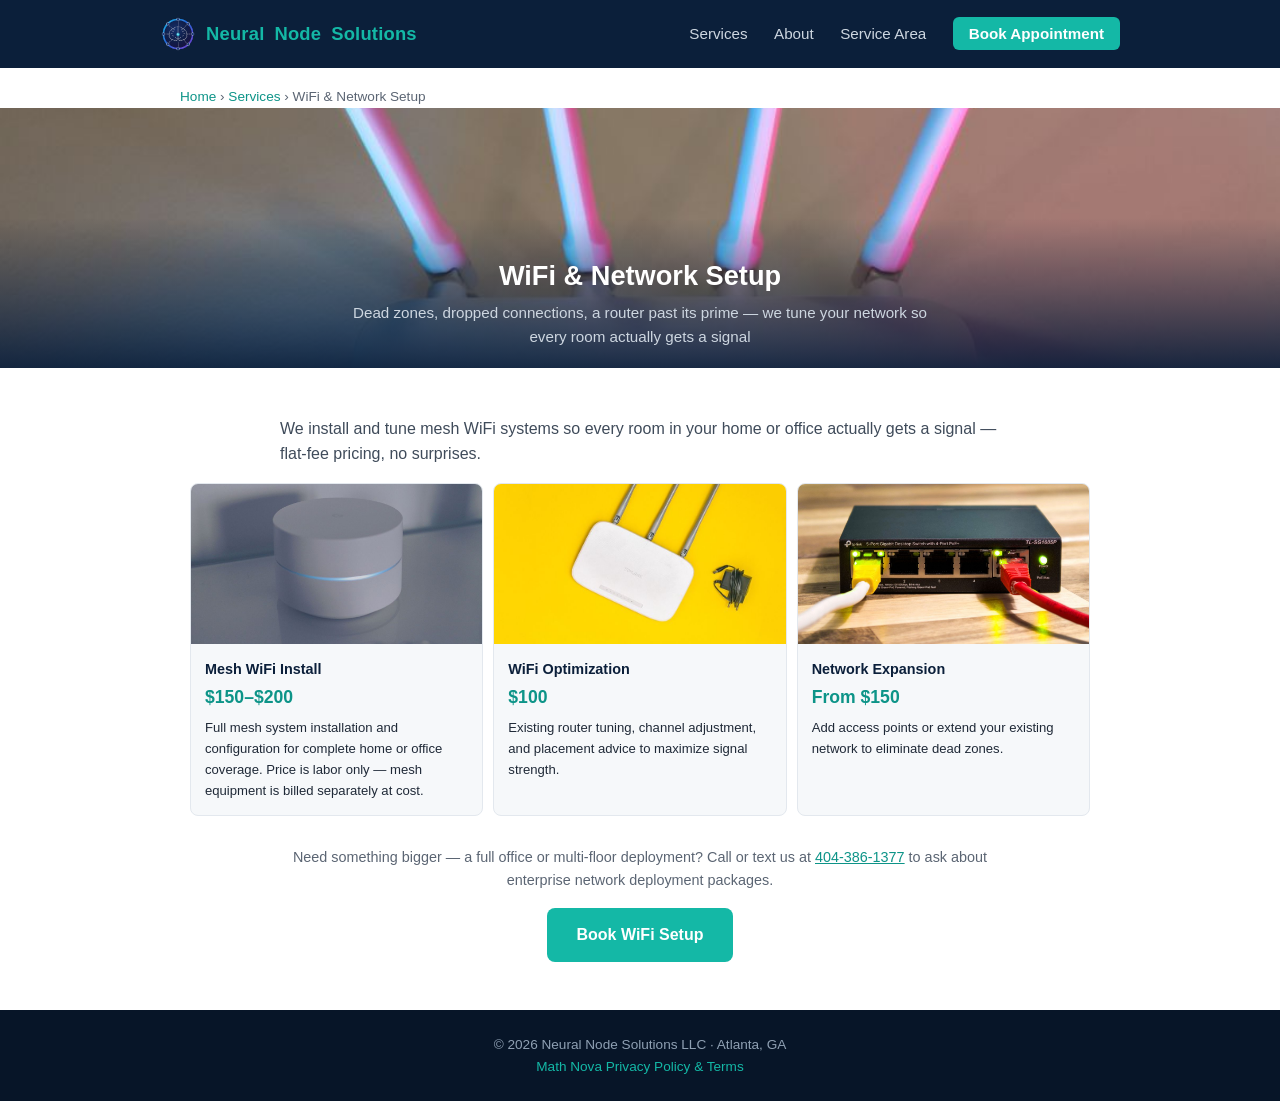
<file: wifi-network-setup.html>
<!DOCTYPE html>
<html lang="en">
<head>
<meta charset="UTF-8">
<meta name="viewport" content="width=device-width, initial-scale=1.0">
<title>WiFi & Network Setup | Neural Node Solutions</title>
<link rel="icon" type="image/png" href="logo.png">
<meta name="description" content="Mesh WiFi install, optimization, and network expansion for Atlanta homes and offices.">
<link rel="stylesheet" href="css/styles.css">
</head>
<body>

<header>
  <div class="container nav">
    <a class="logo" href="index.html"><img src="logo.png" class="logo-img" alt="Neural Node Solutions logo"><span class="logo-word-1">Neural</span> <span class="logo-word-2">Node</span> <span class="logo-word-3">Solutions</span></a>
    <nav>
      <div class="nav-dropdown">
        <a href="index.html#services">Services</a>
        <div class="nav-dropdown-menu">
        <a href="repairs-troubleshooting.html">Repairs & Troubleshooting</a>
        <a href="wifi-network-setup.html">WiFi & Network Setup</a>
        <a href="managed-it-plans.html">Managed IT Plans</a>
        <a href="data-recovery.html">Data Recovery</a>
        <a href="website-design-hosting.html">Website Design & Hosting</a>
        </div>
      </div>
      <a href="index.html#about">About</a>
      <a href="index.html#service-area">Service Area</a>
      <a class="cta" href="index.html#book">Book Appointment</a>
    </nav>
  </div>
</header>

<div class="breadcrumb">
  <a href="index.html">Home</a> &rsaquo; <a href="index.html#services">Services</a> &rsaquo; WiFi & Network Setup
</div>
<div class="page-hero">
  <img src="images/wifi-network-hero.jpg" alt="WiFi router antennas" loading="eager">
  <div class="page-hero-caption">
    <h1>WiFi &amp; Network Setup</h1>
    <p>Dead zones, dropped connections, a router past its prime &mdash; we tune your network so every room actually gets a signal</p>
  </div>
</div>

<section class="page-section">
  <div class="container page-body">
    <p>We install and tune mesh WiFi systems so every room in your home or office actually gets a signal &mdash; flat-fee pricing, no surprises.</p>
  </div>

  <div class="container">
    <div class="plan-grid" style="max-width:900px;margin:0 auto 30px;">

      <div class="plan" style="padding:0;overflow:hidden;">
        <img src="images/mesh-wifi-install.jpg" alt="Mesh WiFi install" style="width:100%;height:160px;object-fit:cover;display:block;flex-shrink:0;" loading="lazy">
        <div style="padding:14px;">
          <div class="plan-name">Mesh WiFi Install</div>
          <div class="plan-price">$150&ndash;$200</div>
          <p>Full mesh system installation and configuration for complete home or office coverage. Price is labor only — mesh equipment is billed separately at cost.</p>
        </div>
      </div>

      <div class="plan" style="padding:0;overflow:hidden;">
        <img src="images/wifi-optimization.jpg" alt="WiFi optimization" style="width:100%;height:160px;object-fit:cover;display:block;flex-shrink:0;" loading="lazy">
        <div style="padding:14px;">
          <div class="plan-name">WiFi Optimization</div>
          <div class="plan-price">$100</div>
          <p>Existing router tuning, channel adjustment, and placement advice to maximize signal strength.</p>
        </div>
      </div>

      <div class="plan" style="padding:0;overflow:hidden;">
        <img src="images/network-expansion.jpg" alt="Network expansion" style="width:100%;height:160px;object-fit:cover;display:block;flex-shrink:0;" loading="lazy">
        <div style="padding:14px;">
          <div class="plan-name">Network Expansion</div>
          <div class="plan-price">From $150</div>
          <p>Add access points or extend your existing network to eliminate dead zones.</p>
        </div>
      </div>

    </div>
  </div>

  <div class="container page-body">
    <p style="text-align:center;color:#5b6573;font-size:.9rem;">Need something bigger &mdash; a full office or multi-floor deployment? Call or text us at <a href="tel:+14043861377" style="color:#0d9488;">404-386-1377</a> to ask about enterprise network deployment packages.</p>
    <div style="text-align:center;">
  <a class="btn" href="index.html#book">Book WiFi Setup</a>
</div>
  </div>
</section>


<footer>
  <div class="container">
    <p>&copy; 2026 Neural Node Solutions LLC &middot; Atlanta, GA</p>
<p class="footer-links"><a href="mathnova-privacy.html">Math Nova Privacy Policy &amp; Terms</a></p>
  </div>
</footer>

</body>
</html>
</file>
<file: css/styles.css>
*{margin:0;padding:0;box-sizing:border-box;}
  html{scroll-behavior:smooth;}
  html,body{max-width:100%;overflow-x:hidden;}
  body{font-family:-apple-system,BlinkMacSystemFont,"Segoe UI",Roboto,Helvetica,Arial,sans-serif;color:#1f2937;line-height:1.6;background:#ffffff;}
  img,svg{max-width:100%;}
  .container{max-width:960px;margin:0 auto;padding:0 20px;}

  /* Header */
  header{background:#0b1f3a;position:sticky;top:0;z-index:10;}
  .nav{display:flex;align-items:center;justify-content:space-between;flex-wrap:wrap;row-gap:12px;padding:16px 0;}
  .logo{color:#ffffff;font-size:1.15rem;font-weight:700;text-decoration:none;letter-spacing:.2px;}
  .logo span{color:#14b8a6;}
  .logo-word-1{color:#ffffff;}
  .logo-word-2{color:#14b8a6;}
  .logo-word-3{color:#ffffff;}
  .logo{display:flex;align-items:center;gap:10px;}
  .logo-img{width:36px;height:36px;display:block;}
  .hero-logo{display:block;width:120px;height:120px;margin:0 auto 24px;filter:drop-shadow(0 0 24px rgba(20,184,166,.35));}
  nav a{color:#cdd6e0;text-decoration:none;margin-left:22px;font-size:.95rem;}
  nav a:hover{color:#ffffff;}
  nav a.cta{color:#ffffff;background:#14b8a6;padding:8px 16px;border-radius:6px;font-weight:600;}
  nav a.cta:hover{background:#0d9488;}

  /* Hero */
  .hero{background:linear-gradient(180deg,#0b1f3a 0%,#071528 100%);color:#ffffff;text-align:center;padding:80px 20px 90px;}
  .hero .badge{display:inline-block;background:rgba(20,184,166,.15);color:#14b8a6;border:1px solid #14b8a6;border-radius:999px;padding:6px 16px;font-size:.85rem;font-weight:600;margin-bottom:22px;}
  .hero h1{font-size:2.4rem;line-height:1.2;max-width:720px;margin:0 auto 18px;}
  .hero p{color:#b9c4d0;max-width:600px;margin:0 auto 30px;font-size:1.1rem;}
  .btn{display:inline-block;background:#14b8a6;color:#ffffff;text-decoration:none;font-weight:600;padding:14px 30px;border-radius:8px;font-size:1rem;}
  .btn:hover{background:#0d9488;}
  .hero .contact-boxes{margin-top:6px;}

  /* Sections */
  section{padding:52px 0;}
  section h2{font-size:1.8rem;color:#0b1f3a;text-align:center;margin-bottom:10px;}
  .section-intro{text-align:center;color:#5b6573;max-width:640px;margin:0 auto 30px;}

  /* Services */
  .services{background:#f6f8fa;}
  .plan-grid{display:grid;grid-template-columns:repeat(auto-fit,minmax(150px,1fr));gap:10px;margin-bottom:14px;align-items:stretch;}
  .plan{background:#f6f8fa;border:1px solid #e3e8ee;border-radius:8px;padding:14px;display:flex;flex-direction:column;height:100%;}
  .plan-name{color:#0b1f3a;font-weight:700;font-size:.9rem;}
  .plan-price{color:#0d9488;font-weight:700;font-size:1.1rem;margin:2px 0 6px;}
  .plan p{font-size:.82rem;margin:0;}
  .plan-note{font-size:.82rem;}

  /* Section note (shared by managed-it CTA blocks, etc.) */
  .section-note{text-align:center;color:#5b6573;font-size:.85rem;max-width:600px;margin:28px auto 20px;}

  /* How it works */
  .steps{display:grid;grid-template-columns:repeat(auto-fit,minmax(220px,1fr));gap:24px;text-align:center;}
  .step .num{width:44px;height:44px;border-radius:50%;background:#14b8a6;color:#ffffff;font-weight:700;font-size:1.1rem;display:flex;align-items:center;justify-content:center;margin:0 auto 14px;}
  .step h3{color:#0b1f3a;font-size:1.05rem;margin-bottom:6px;}
  .step p{color:#5b6573;font-size:.95rem;}

  /* About */
  .about{background:#f6f8fa;}
  .about-inner{max-width:720px;margin:0 auto;}
  .about-inner p{color:#5b6573;margin-bottom:16px;}
  .about-inner p strong{color:#1f2937;}

  /* Service Area */
  .area-pills{display:flex;flex-wrap:wrap;gap:12px;justify-content:center;max-width:720px;margin:0 auto;}
  .map-wrap{max-width:800px;margin:0 auto;}
  #atlanta-map{width:100%;height:340px;border-radius:10px;border:1px solid #e3e8ee;background:#f6f8fa;}
  .map-caption{text-align:center;font-size:.85rem;color:#5b6573;margin-top:14px;}
  .map-fallback{display:none;}
  .area-pill{display:inline-block;background:#ffffff;border:1px solid #e3e8ee;color:#0b1f3a;font-weight:600;font-size:.9rem;padding:8px 18px;border-radius:999px;}

  /* Get a Quote + Book an Appointment (combined action zone) */
  .action-zone{background:linear-gradient(180deg,#0f2847 0%,#0b1f3a 100%);}
  .action-zone h2{color:#ffffff;}
  .action-zone .section-intro{color:#b9c4d0;}
  .action-grid{display:grid;grid-template-columns:1fr 1fr;gap:24px;align-items:start;max-width:920px;margin:0 auto;}
  .action-col{background:#f6f8fa;border-radius:14px;padding:30px 26px;}
  .action-col h3{color:#0b1f3a;font-size:1.3rem;margin-bottom:8px;text-align:center;}
  .action-col-intro{color:#5b6573;font-size:.9rem;text-align:center;margin-bottom:24px;}
  @media (max-width:760px){
    .action-grid{grid-template-columns:1fr;}
  }

  /* Quote tool */
  .quote-tool{max-width:480px;margin:0 auto;text-align:center;}
  .quote-label{display:block;font-weight:600;color:#0b1f3a;margin-bottom:10px;font-size:.95rem;}
  .quote-select{width:100%;padding:14px 16px;border:1px solid #e3e8ee;border-radius:8px;font-size:1rem;font-family:inherit;background:#ffffff;color:#1f2937;}
  .quote-select:focus{outline:2px solid #14b8a6;outline-offset:1px;}
  .quote-result{margin-top:20px;}
  .quote-result.show{background:#ffffff;border:1px solid #e3e8ee;border-radius:10px;padding:22px 26px;text-align:left;}
  .quote-result .quote-title{color:#0b1f3a;font-weight:700;margin-bottom:6px;}
  .quote-result .quote-price{color:#0d9488;font-weight:700;font-size:1.3rem;margin-bottom:8px;}
  .quote-result .quote-breakdown{display:flex;flex-direction:column;gap:2px;font-size:.82rem;color:#5b6573;margin-bottom:10px;padding-bottom:10px;border-bottom:1px solid #e3e8ee;}
  .quote-result .quote-note{color:#5b6573;font-size:.85rem;}

  /* Booking widget */
  .booking-widget{max-width:560px;margin:0 auto;}
  .booking-card{background:#ffffff;border:1px solid #e3e8ee;border-radius:10px;padding:32px 28px;text-align:center;}
  .booking-card h4{color:#0b1f3a;font-size:1.2rem;margin-bottom:8px;}
  .booking-card p{color:#5b6573;margin-bottom:26px;}
  .booking-card .btn{font-size:1.05rem;padding:16px 34px;}
  .booking-card .btn[disabled]{opacity:.55;cursor:not-allowed;}
  .zip-form{display:flex;gap:10px;justify-content:center;flex-wrap:wrap;margin-bottom:6px;}
  .zip-input{padding:14px 16px;border:1px solid #e3e8ee;border-radius:8px;font-size:1rem;width:140px;text-align:center;font-family:inherit;}
  .zip-input:focus{outline:2px solid #14b8a6;outline-offset:1px;}
  .zip-error{color:#dc2626;font-size:.85rem;min-height:1.2em;margin-top:4px;}
  .zip-result{display:none;}
  .zip-result.show{display:block;}
  #zip-gate.hide{display:none;}
  .zip-recheck{margin:14px 0 0;font-size:.85rem;}
  .deposit-note{margin:16px 0 0;font-size:.82rem;color:#5b6573;background:#f6f8fa;border-radius:8px;padding:10px 14px;}
  .zip-recheck a{color:#5b6573;text-decoration:underline;}
  .booking-paused{display:none;background:#ffffff;border:1px solid #e3e8ee;border-radius:10px;padding:36px 26px;text-align:center;}
  .booking-paused h4{color:#0b1f3a;font-size:1.2rem;margin-bottom:8px;}
  .booking-paused p{color:#5b6573;margin-bottom:22px;}
  .booking-widget[data-enabled="false"] .booking-card{display:none;}
  .booking-widget[data-enabled="false"] .booking-paused{display:block;}

  /* Contact */
  .contact{background:#0b1f3a;color:#ffffff;text-align:center;}
  .contact h2{color:#ffffff;}
  .contact p{color:#b9c4d0;max-width:560px;margin:0 auto 28px;}
  .contact-boxes{display:flex;gap:20px;justify-content:center;flex-wrap:wrap;margin-bottom:24px;}
  .contact-box{display:flex;align-items:center;gap:14px;background:#071528;border:1px solid rgba(20,184,166,.4);border-radius:10px;padding:18px 30px;text-align:left;}
  .contact-box .icon{width:22px;height:22px;flex-shrink:0;color:#14b8a6;}
  .contact-box .label{font-size:.75rem;text-transform:uppercase;letter-spacing:.06em;color:#8fa0b3;margin-bottom:2px;}
  .contact-box a{color:#14b8a6;font-size:1.15rem;font-weight:700;text-decoration:none;overflow-wrap:break-word;word-break:break-word;}
  .contact-box a:hover{text-decoration:underline;}
  .contact .small{font-size:.9rem;color:#8fa0b3;max-width:520px;margin:0 auto;}

  /* Footer */
  footer{background:#071528;color:#8fa0b3;text-align:center;padding:24px 20px;font-size:.85rem;}
  footer a{color:#14b8a6;text-decoration:none;}

  @media (max-width:600px){
    .hero{padding:56px 16px 64px;}
    .hero h1{font-size:1.6rem;}
    .hero p{font-size:1rem;}
    .badge{font-size:.78rem;padding:6px 12px;}
    .nav{justify-content:center;text-align:center;}
    .logo{font-size:1rem;}
    .logo-img{width:28px;height:28px;}
    nav a:not(.cta){display:none;}
    nav a.cta{margin-left:0;padding:9px 18px;font-size:.9rem;}
    .btn{padding:12px 22px;font-size:.95rem;}
    .contact-box{padding:14px 18px;width:100%;max-width:320px;}
    .area-pills{gap:8px;}
    .area-pill{font-size:.82rem;padding:6px 12px;}
  }

  /* ============ Multi-page additions ============ */

  /* Dropdown nav for Services */
  .nav-dropdown{position:relative;display:inline-block;}
  .nav-dropdown > a{cursor:pointer;}
  .nav-dropdown-menu{display:none;position:absolute;top:100%;left:0;background:#0b1f3a;border:1px solid rgba(20,184,166,.3);border-radius:8px;padding:8px 0;min-width:220px;box-shadow:0 10px 30px rgba(0,0,0,.35);z-index:20;}
  .nav-dropdown:hover .nav-dropdown-menu,
  .nav-dropdown:focus-within .nav-dropdown-menu{display:block;}
  .nav-dropdown-menu a{display:block;margin:0;padding:10px 18px;font-size:.9rem;color:#cdd6e0;white-space:nowrap;}
  .nav-dropdown-menu a:hover{background:rgba(20,184,166,.12);color:#ffffff;}
  @media (max-width:600px){
    .nav-dropdown-menu{position:static;display:block;box-shadow:none;border:0;background:none;padding:0;min-width:0;}
    .nav-dropdown-menu a{padding:6px 0;color:#cdd6e0;}
  }

  /* Breadcrumb on service pages */
  .breadcrumb{max-width:960px;margin:18px auto 0;padding:0 20px;font-size:.85rem;color:#5b6573;}
  .breadcrumb a{color:#0d9488;text-decoration:none;}
  .breadcrumb a:hover{text-decoration:underline;}

  /* Service page hero (image banner) */
  .page-hero{position:relative;width:100%;max-height:260px;overflow:hidden;}
  .page-hero img{width:100%;height:260px;object-fit:cover;display:block;}
  .page-hero-caption{position:absolute;bottom:0;left:0;right:0;background:linear-gradient(0deg,rgba(11,31,58,.92) 0%,rgba(11,31,58,0) 100%);padding:36px 20px 18px;text-align:center;}
  .page-hero-caption h1{color:#ffffff;font-size:1.7rem;margin-bottom:4px;}
  .page-hero-caption p{color:#cdd6e0;font-size:.95rem;max-width:600px;margin:0 auto;}

  /* Standalone pricing section on service pages (reuses .plan-grid/.plan) */
  .page-section{padding:48px 0;}
  .page-section h2{font-size:1.5rem;color:#0b1f3a;margin-bottom:14px;text-align:center;}
  .page-body{max-width:760px;margin:0 auto;color:#3f4b5a;}
  .page-body p{margin-bottom:16px;}

  /* Service overview cards on homepage (link out to full pages) */
  .service-cards{display:grid;grid-template-columns:repeat(auto-fit,minmax(240px,1fr));gap:20px;max-width:1000px;margin:0 auto;}
  .service-card{background:#ffffff;border:1px solid #e3e8ee;border-radius:12px;overflow:hidden;text-decoration:none;display:flex;flex-direction:column;height:100%;min-height:290px;transition:transform .15s ease, box-shadow .15s ease;}
  .service-card:hover{transform:translateY(-3px);box-shadow:0 10px 24px rgba(11,31,58,.12);}
  .service-card img{width:100%;height:120px;object-fit:cover;display:block;flex-shrink:0;}
  .service-card-body{padding:16px 18px;flex:1;display:flex;flex-direction:column;}
  .service-card-title{color:#0b1f3a;font-weight:700;font-size:1.02rem;margin-bottom:4px;}
  .service-card-price{color:#0d9488;font-weight:600;font-size:.85rem;margin-bottom:8px;}
  .service-card-desc{color:#5b6573;font-size:.85rem;line-height:1.5;}
</file>
